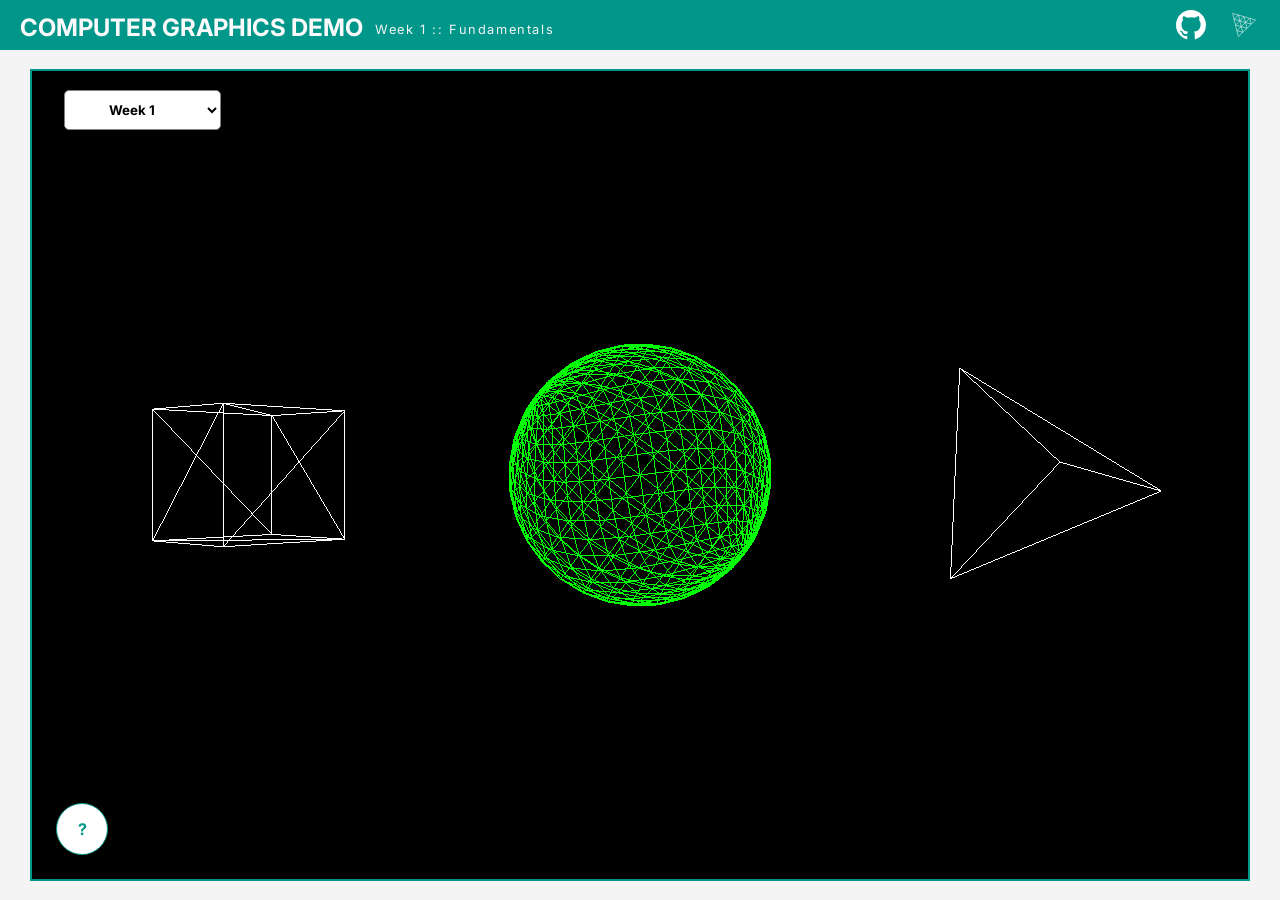
<file: index.html>
<!DOCTYPE html>
<html lang="en">
<head>
    <meta charset="UTF-8">
    <meta name="viewport" content="width=device-width, initial-scale=1.0">
    <title>Redirect</title>
</head>
<body>
    
</body>
</html>

<script>
    window.location.href = "demos/Week 1/index.html";
</script>
</file>
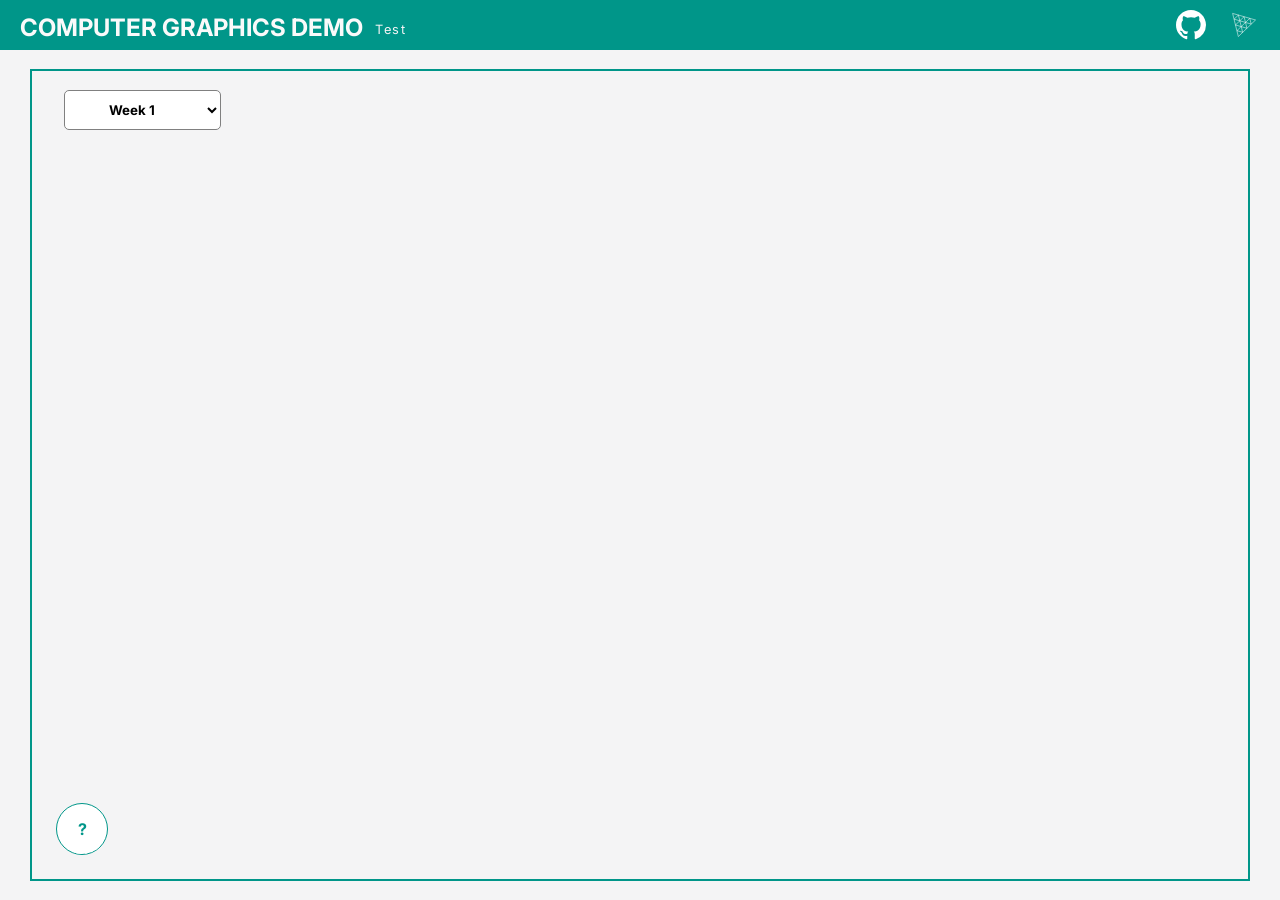
<file: demos/index.html>
<html>
<head>
    <title>Test</title>
    <link rel="stylesheet" href="/css/style.css"/>
</head>

<body>
    <header>
        <div>
            <h2>COMPUTER GRAPHICS DEMO</h2>
            <p>Test</p>
        </div>
        <nav>
            <a href="https:///github.com/DaveyD24/CGStudentDemos" target="_blank"><svg xmlns="http://www.w3.org/2000/svg" width="30" height="30" fill="#fff" class="bi bi-github" viewBox="0 0 16 16"><path d="M8 0C3.58 0 0 3.58 0 8c0 3.54 2.29 6.53 5.47 7.59.4.07.55-.17.55-.38 0-.19-.01-.82-.01-1.49-2.01.37-2.53-.49-2.69-.94-.09-.23-.48-.94-.82-1.13-.28-.15-.68-.52-.01-.53.63-.01 1.08.58 1.23.82.72 1.21 1.87.87 2.33.66.07-.52.28-.87.51-1.07-1.78-.2-3.64-.89-3.64-3.95 0-.87.31-1.59.82-2.15-.08-.2-.36-1.02.08-2.12 0 0 .67-.21 2.2.82.64-.18 1.32-.27 2-.27s1.36.09 2 .27c1.53-1.04 2.2-.82 2.2-.82.44 1.1.16 1.92.08 2.12.51.56.82 1.27.82 2.15 0 3.07-1.87 3.75-3.65 3.95.29.25.54.73.54 1.48 0 1.07-.01 1.93-.01 2.2 0 .21.15.46.55.38A8.01 8.01 0 0 0 16 8c0-4.42-3.58-8-8-8"/></svg></a>
            <a href="https://threejs.org/docs/" target="_blank"><svg xmlns="http://www.w3.org/2000/svg" fill="none" stroke-linecap="square" stroke-miterlimit="10" width="30" height="30" viewBox="0 0 226.77 226.77"><g fill-rule="evenodd" stroke="#fff" stroke-linecap="butt" stroke-linejoin="round" stroke-width="4">
                    <path d="m63.02 200.61-43.213-174.94 173.23 49.874z"/>
                    <path d="m106.39 50.612 21.591 87.496-86.567-24.945z"/>
                    <path d="m84.91 125.03-10.724-43.465 43.008 12.346z"/>
                    <path d="m63.458 38.153 10.724 43.465-43.008-12.346z"/>
                    <path d="m149.47 62.93 10.724 43.465-43.008-12.346z"/>
                    <path d="m84.915 125.06 10.724 43.465-43.008-12.346z"/></g></svg></a>
        </nav>
    </header>
    <main>
        <div class="render-view">
            <p id="question-mark">Original Demonstration</p>
        </div>
    </main>

    <select id=demos onchange="location = this.value;">
        <option value="/demos/Week 1/index.html">Week 1</option>
        <option value="/demos/Week 2/index.html">Week 2</option>
        <option value="/demos/Week 3/index.html">Week 3</option>
        <option value="/demos/Week 4/index.html">Week 4</option>
        <option value="/demos/Week 5/index.html">Week 5</option>
        <option value="/demos/Week 6/index.html">Week 6</option>
        <option value="/demos/Week 7/index.html">Week 7</option>
        <option value="/demos/Week 8/index.html">Week 8</option>
        <option value="/demos/Week 9/index.html">Week 9</option>
        <option value="/demos/Week 10/index.html">Week 10</option>
        <option value="/demos/Week 11/index.html">Week 11</option>
    </select>

    <!-- Magic happens here -->
    <!-- <script type="module" src="main.js"></script> -->
</body>
</html>
</file>
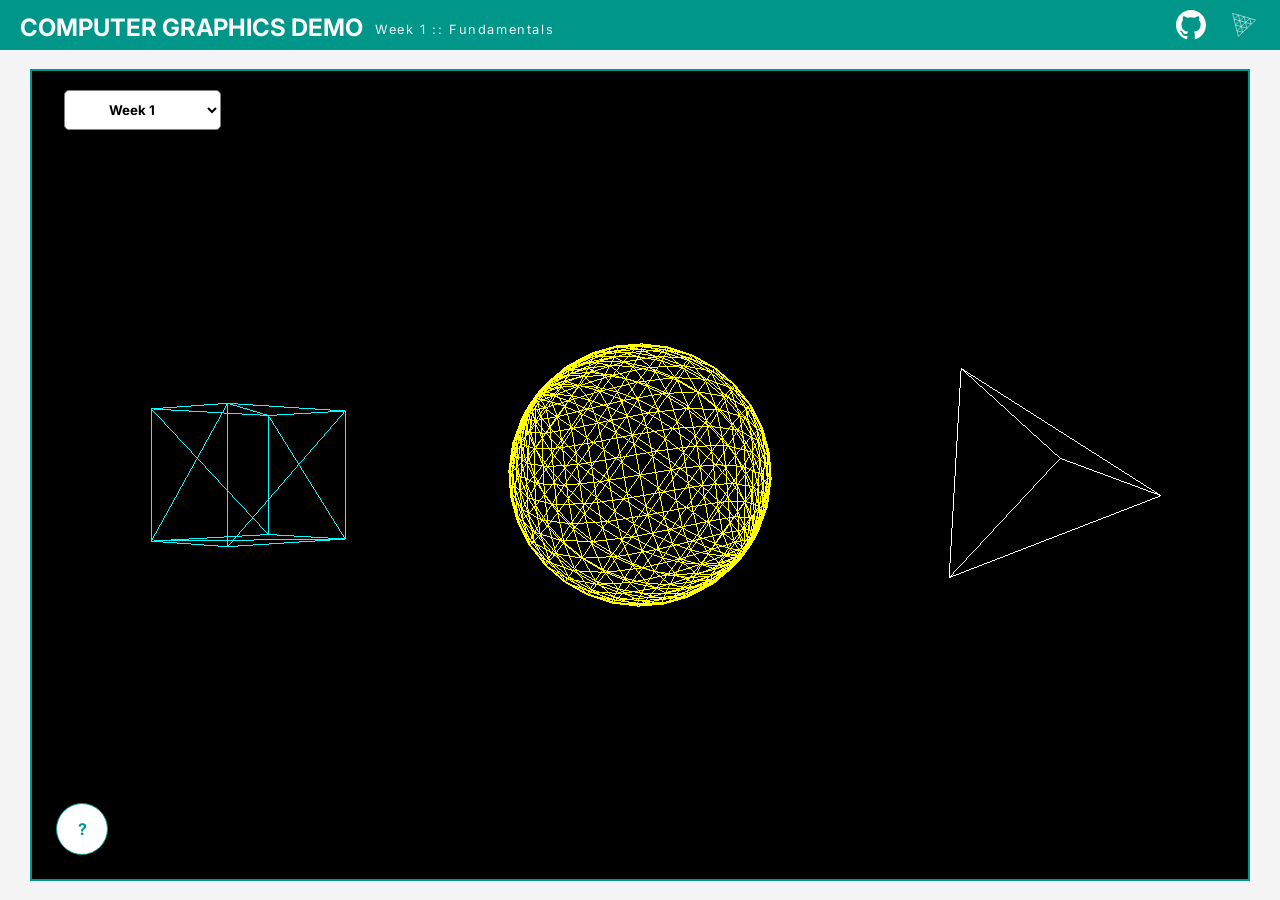
<file: demos/Week 1/index.html>
<html>
<head>
    <title>Week 1 :: Fundamentals</title>
    <link rel="stylesheet" href="../../css/style.css"/>
</head>

<body>
    <header>
        <div>
            <h2>COMPUTER GRAPHICS DEMO</h2>
            <p>Week 1 :: Fundamentals</p>
        </div>
        <nav>
            <a href="https:///github.com/DaveyD24/CGStudentDemos" target="_blank"><svg xmlns="http://www.w3.org/2000/svg" width="30" height="30" fill="#fff" class="bi bi-github" viewBox="0 0 16 16">
                <path d="M8 0C3.58 0 0 3.58 0 8c0 3.54 2.29 6.53 5.47 7.59.4.07.55-.17.55-.38 0-.19-.01-.82-.01-1.49-2.01.37-2.53-.49-2.69-.94-.09-.23-.48-.94-.82-1.13-.28-.15-.68-.52-.01-.53.63-.01 1.08.58 1.23.82.72 1.21 1.87.87 2.33.66.07-.52.28-.87.51-1.07-1.78-.2-3.64-.89-3.64-3.95 0-.87.31-1.59.82-2.15-.08-.2-.36-1.02.08-2.12 0 0 .67-.21 2.2.82.64-.18 1.32-.27 2-.27s1.36.09 2 .27c1.53-1.04 2.2-.82 2.2-.82.44 1.1.16 1.92.08 2.12.51.56.82 1.27.82 2.15 0 3.07-1.87 3.75-3.65 3.95.29.25.54.73.54 1.48 0 1.07-.01 1.93-.01 2.2 0 .21.15.46.55.38A8.01 8.01 0 0 0 16 8c0-4.42-3.58-8-8-8"/>
            </svg>
            </a>
            <a href="https://threejs.org/docs/" target="_blank"><svg xmlns="http://www.w3.org/2000/svg" fill="none" stroke-linecap="square" stroke-miterlimit="10" width="30" height="30" viewBox="0 0 226.77 226.77">
                <g fill-rule="evenodd" stroke="#fff" stroke-linecap="butt" stroke-linejoin="round" stroke-width="4">
                    <path d="m63.02 200.61-43.213-174.94 173.23 49.874z"/>
                    <path d="m106.39 50.612 21.591 87.496-86.567-24.945z"/>
                    <path d="m84.91 125.03-10.724-43.465 43.008 12.346z"/>
                    <path d="m63.458 38.153 10.724 43.465-43.008-12.346z"/>
                    <path d="m149.47 62.93 10.724 43.465-43.008-12.346z"/>
                    <path d="m84.915 125.06 10.724 43.465-43.008-12.346z"/>
                </g>
            </svg>
            </a>
        </nav>
    </header>
    <main>
        <div class="render-view">
            <p id="question-mark">Adapted from Nico Pietroni</p>
        </div>
    </main>

    <select id=demos onchange="location = this.value;">
        <option selected value="../demos/Week 1/index.html">Week 1</option>
        <option value="../Week 3/index.html">Week 3</option>
        <option value="../Week 4/index.html">Week 4</option>
        <option value="../Week 5/index.html">Week 5</option>
        <option value="../Week 6/index.html">Week 6</option>
        <option value="../Week 7/index.html">Week 7</option>
        <option value="../Week 8/index.html">Week 8</option>
        <option value="../Week 9/index.html">Week 9</option>
        <option value="../Week 10/index.html">Week 10</option>
        <option value="../Week 11/index.html">Week 11</option>
    </select>

    <!-- Magic happens here -->
    <script type="module" src="./main.js"></script>
</body>
</html>
</file>
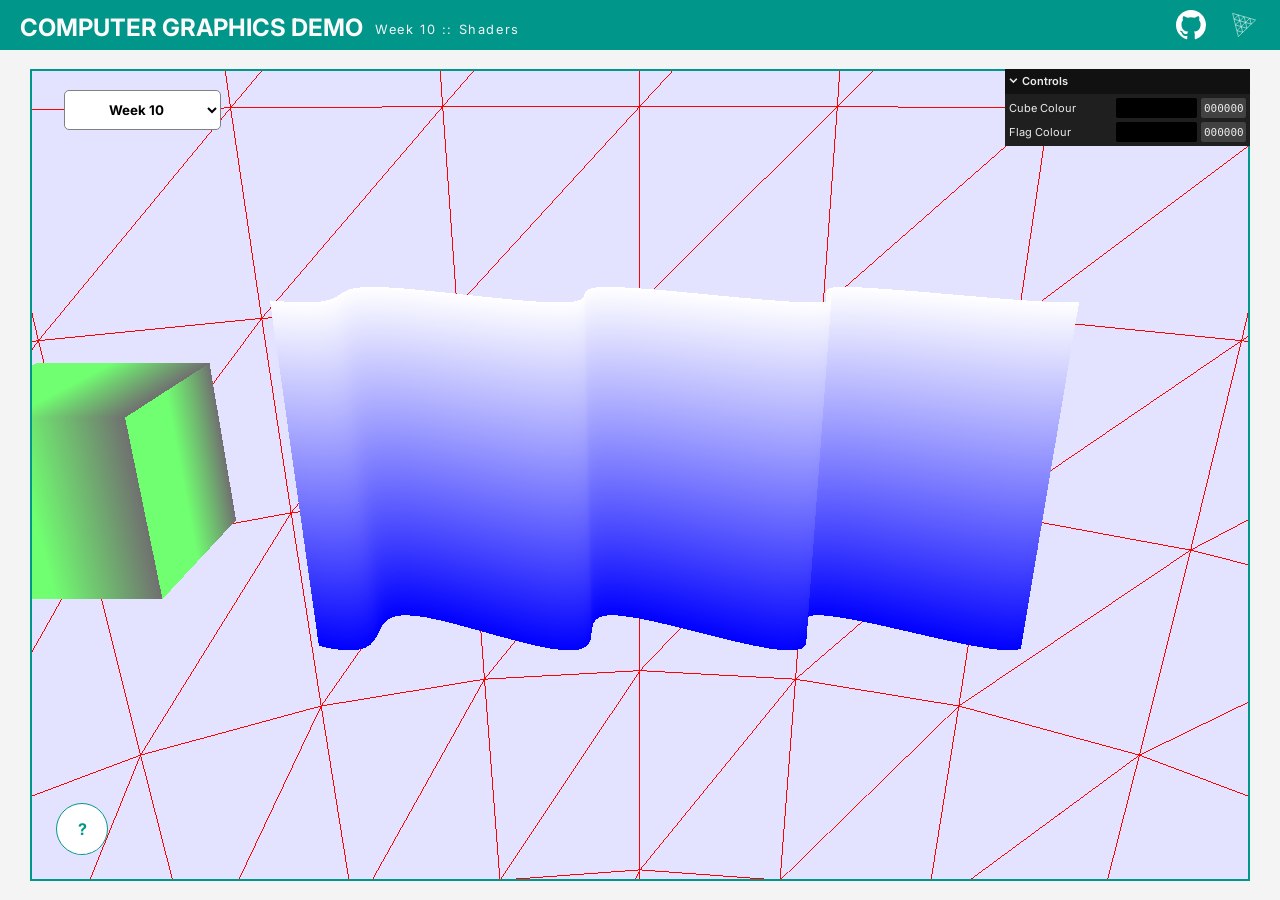
<file: demos/Week 10/index.html>
<html>
<head>
    <title>Week 10 :: Shaders</title>
    <link rel="stylesheet" href="../../css/style.css"/>
</head>

<body>
    <header>
        <div>
            <h2>COMPUTER GRAPHICS DEMO</h2>
            <p>Week 10 :: Shaders</p>
        </div>
        <nav>
            <a href="https:///github.com/DaveyD24/CGStudentDemos" target="_blank"><svg xmlns="http://www.w3.org/2000/svg" width="30" height="30" fill="#fff" class="bi bi-github" viewBox="0 0 16 16"><path d="M8 0C3.58 0 0 3.58 0 8c0 3.54 2.29 6.53 5.47 7.59.4.07.55-.17.55-.38 0-.19-.01-.82-.01-1.49-2.01.37-2.53-.49-2.69-.94-.09-.23-.48-.94-.82-1.13-.28-.15-.68-.52-.01-.53.63-.01 1.08.58 1.23.82.72 1.21 1.87.87 2.33.66.07-.52.28-.87.51-1.07-1.78-.2-3.64-.89-3.64-3.95 0-.87.31-1.59.82-2.15-.08-.2-.36-1.02.08-2.12 0 0 .67-.21 2.2.82.64-.18 1.32-.27 2-.27s1.36.09 2 .27c1.53-1.04 2.2-.82 2.2-.82.44 1.1.16 1.92.08 2.12.51.56.82 1.27.82 2.15 0 3.07-1.87 3.75-3.65 3.95.29.25.54.73.54 1.48 0 1.07-.01 1.93-.01 2.2 0 .21.15.46.55.38A8.01 8.01 0 0 0 16 8c0-4.42-3.58-8-8-8"/></svg></a>
            <a href="https://threejs.org/docs/" target="_blank"><svg xmlns="http://www.w3.org/2000/svg" fill="none" stroke-linecap="square" stroke-miterlimit="10" width="30" height="30" viewBox="0 0 226.77 226.77"><g fill-rule="evenodd" stroke="#fff" stroke-linecap="butt" stroke-linejoin="round" stroke-width="4">
                    <path d="m63.02 200.61-43.213-174.94 173.23 49.874z"/>
                    <path d="m106.39 50.612 21.591 87.496-86.567-24.945z"/>
                    <path d="m84.91 125.03-10.724-43.465 43.008 12.346z"/>
                    <path d="m63.458 38.153 10.724 43.465-43.008-12.346z"/>
                    <path d="m149.47 62.93 10.724 43.465-43.008-12.346z"/>
                    <path d="m84.915 125.06 10.724 43.465-43.008-12.346z"/></g></svg></a>
        </nav>
    </header>
    <main>
        <div class="render-view">
            <p id="question-mark">Original Demonstration</p>
        </div>
    </main>

    <select id=demos onchange="location = this.value;">
        <option value="../Week 1/index.html">Week 1</option>
        <option value="../Week 3/index.html">Week 3</option>
        <option value="../Week 4/index.html">Week 4</option>
        <option value="../Week 5/index.html">Week 5</option>
        <option value="../Week 6/index.html">Week 6</option>
        <option value="../Week 7/index.html">Week 7</option>
        <option value="../Week 8/index.html">Week 8</option>
        <option value="../Week 9/index.html">Week 9</option>
        <option selected value="../Week 10/index.html">Week 10</option>
        <option value="../Week 11/index.html">Week 11</option>
    </select>

    <!-- Magic happens here -->
    <script type="module" src="./main.js"></script>
</body>
</html>
</file>
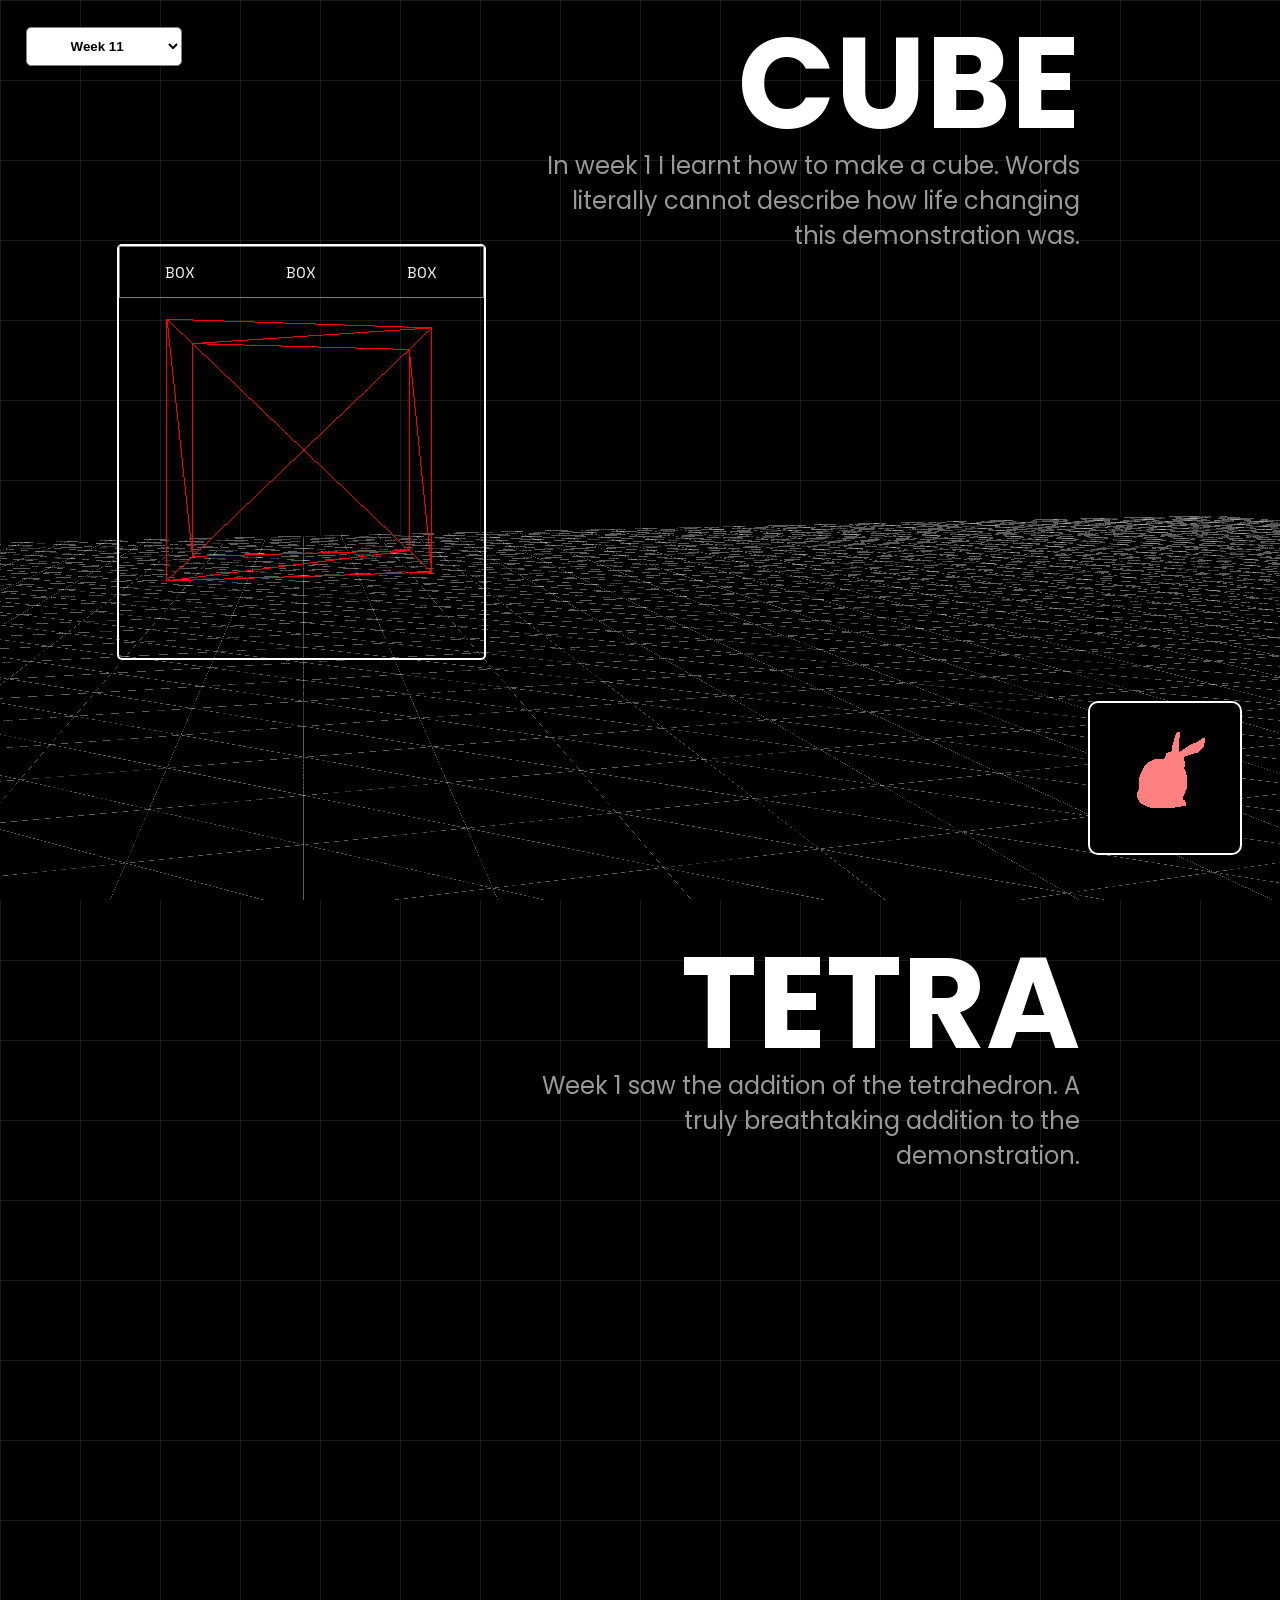
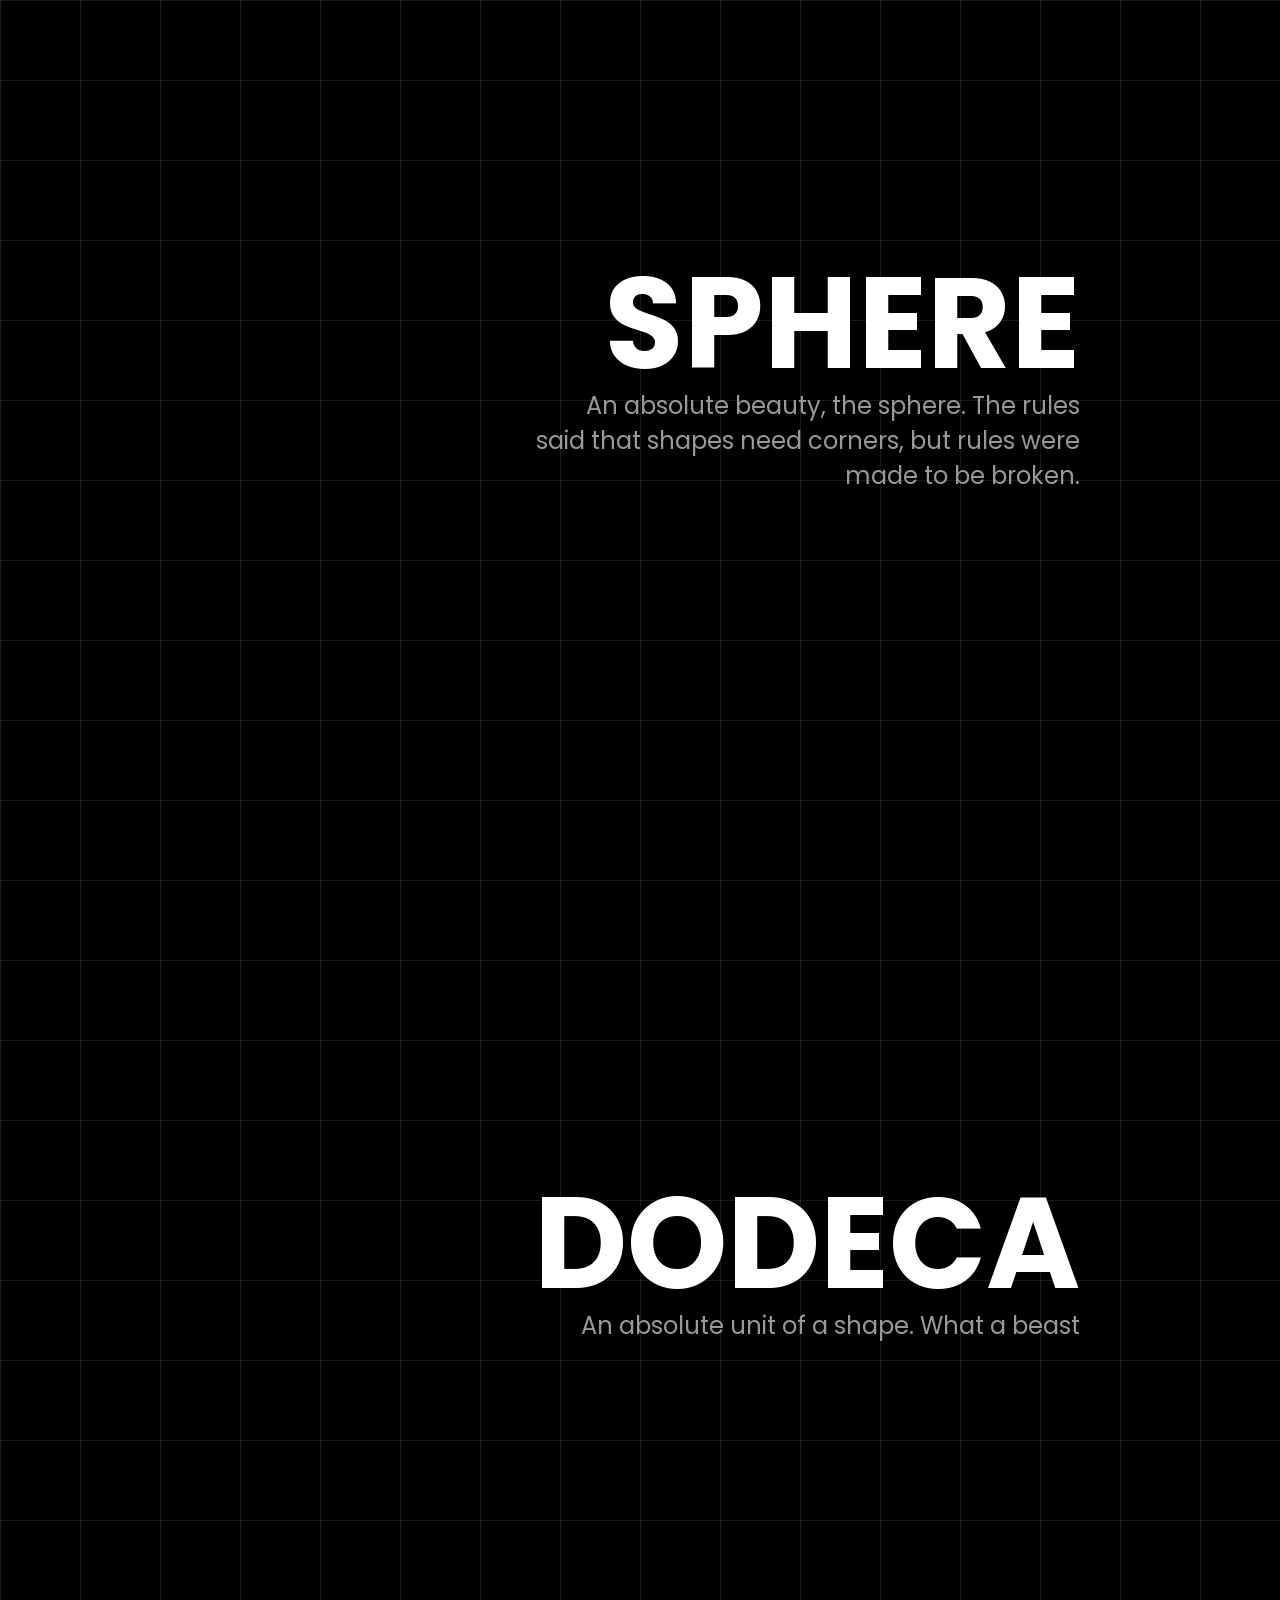
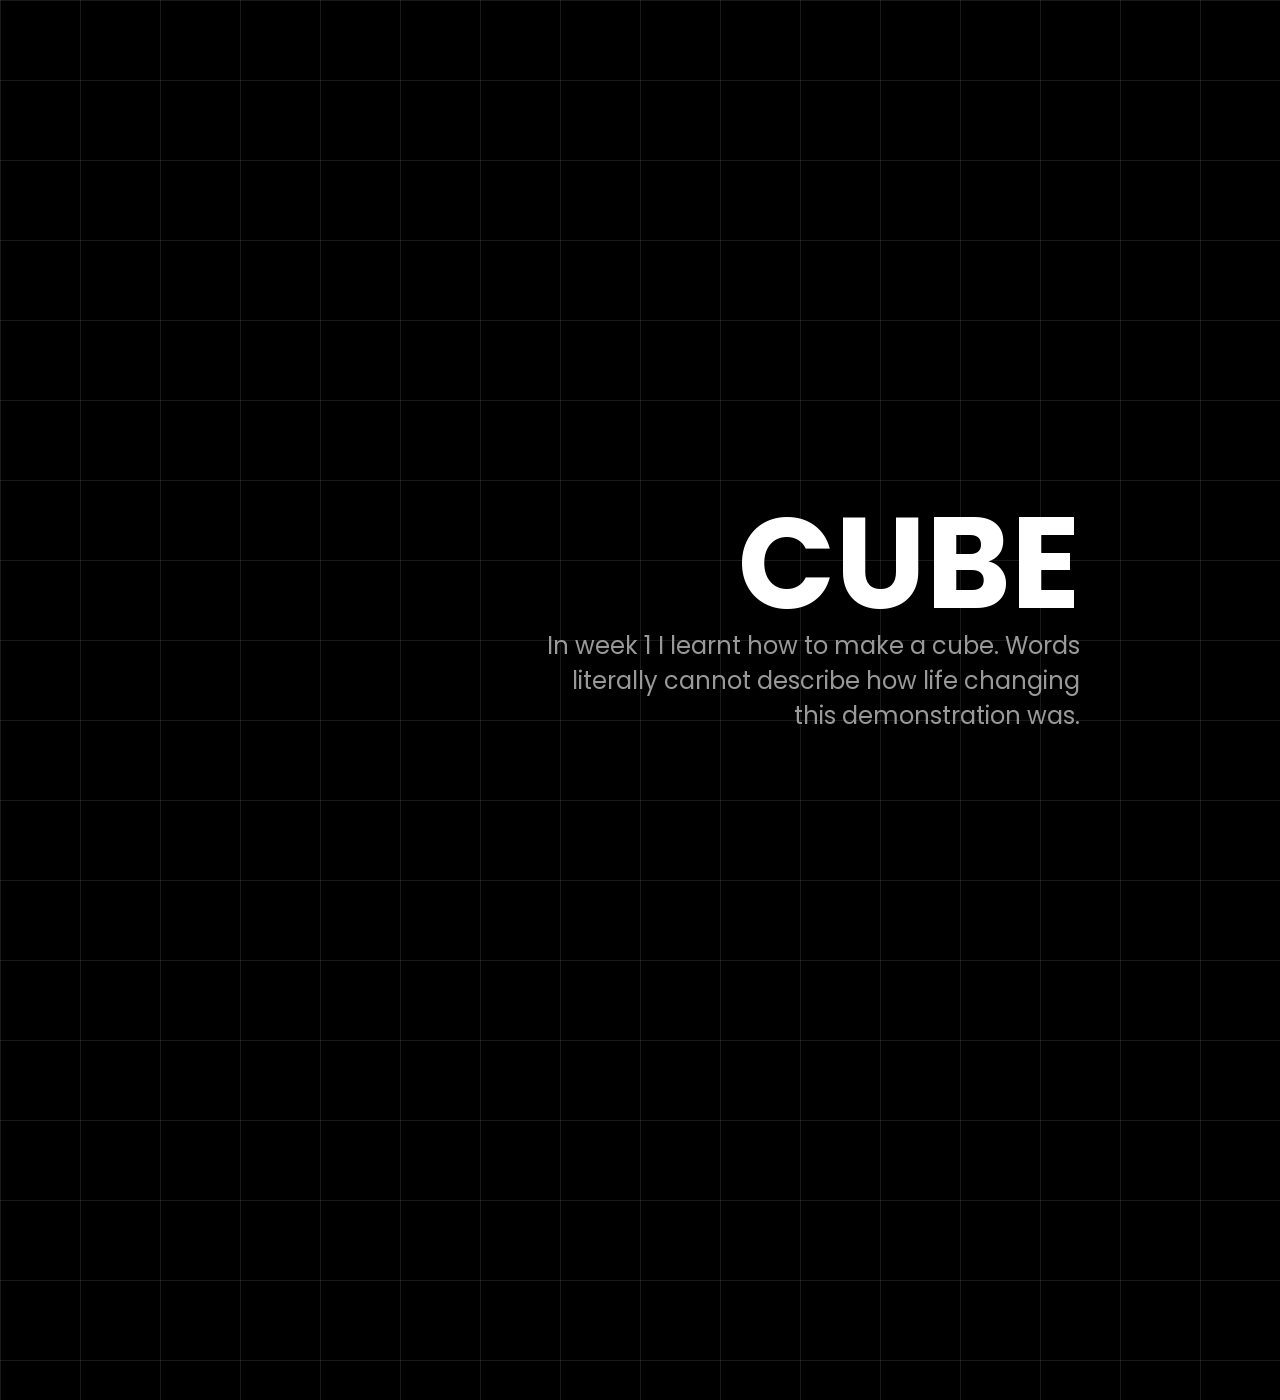
<file: demos/Week 11/index.html>
<!DOCTYPE html>
<html lang="en">
<head>
    <meta charset="UTF-8">
    <meta name="viewport" content="width=device-width, initial-scale=1.0">
    <title>ThreeJS-CSS-Demo</title>
    <link rel="stylesheet" href="../../css/bonus.css"/>
    <link rel="stylesheet" href="../../css/background.css"/>
</head>
<body class="container">
    
    <div class="box">
        <div class="header">
            <p></p>
            <p></p>
            <p></p>
        </div>
    </div>

    <div class="overlay">
        <ul>
            <li>
                <h1>CUBE</h1>
                <p>In week 1 I learnt how to make a cube. Words literally cannot describe how life changing this demonstration was.</p>
            </li>
            <li>
                <h1>TETRA</h1>
                <p>Week 1 saw the addition of the tetrahedron. A truly breathtaking addition to the demonstration.</p>
            </li>
            <li>
                <h1>SPHERE</h1>
                <p>An absolute beauty, the sphere. The rules said that shapes need corners, but rules were made to be broken.</p>
            </li>
            <li>
                <h1>DODECA</h1>
                <p>An absolute unit of a shape. What a beast</p>
            </li>
            <li>
                <h1>CUBE</h1>
                <p>In week 1 I learnt how to make a cube. Words literally cannot describe how life changing this demonstration was. </p>
            </li>
        </ul>
    </div>

    <div class="logo"></div>

<select id=demos onchange="location = this.value;">
        <option value="../Week 1/index.html">Week 1</option>
        <option value="../Week 3/index.html">Week 3</option>
        <option value="../Week 4/index.html">Week 4</option>
        <option value="../Week 5/index.html">Week 5</option>
        <option value="../Week 6/index.html">Week 6</option>
        <option value="../Week 7/index.html">Week 7</option>
        <option value="../Week 8/index.html">Week 8</option>
        <option value="../Week 9/index.html">Week 9</option>
        <option value="../Week 10/index.html">Week 10</option>
        <option selected value="../Week 11/index.html">Week 11</option>
    </select>

</body>
</html>

<script type="module" src="./main.js"></script>
</file>
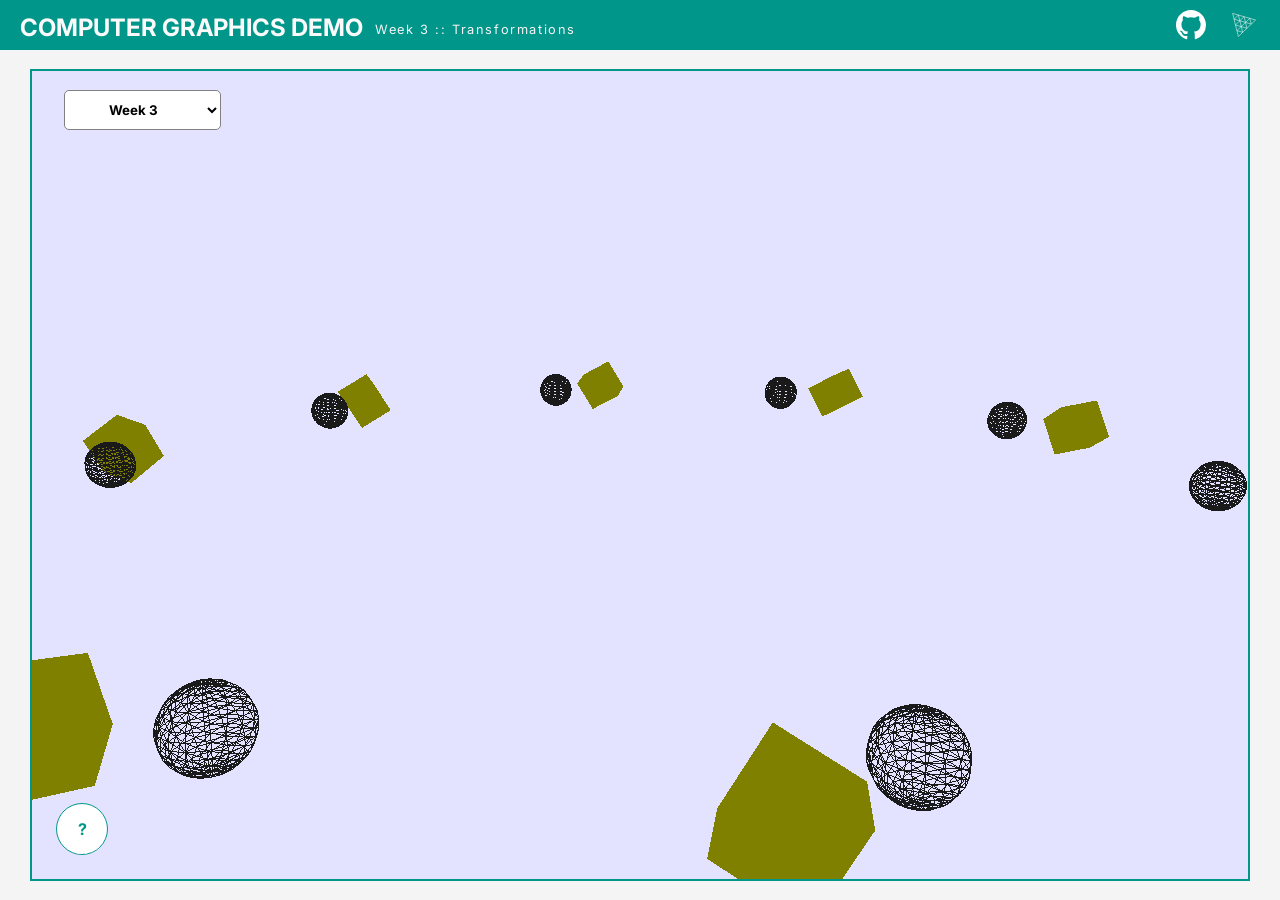
<file: demos/Week 3/index.html>
<html>
<head>
    <title>Week 3 :: Transformations</title>
    <link rel="stylesheet" href="../../css/style.css"/>
</head>

<body>
    <header>
        <div>
            <h2>COMPUTER GRAPHICS DEMO</h2>
            <p>Week 3 :: Transformations</p>
        </div>
        <nav>
            <a href="https:///github.com/DaveyD24/CGStudentDemos" target="_blank"><svg xmlns="http://www.w3.org/2000/svg" width="30" height="30" fill="#fff" class="bi bi-github" viewBox="0 0 16 16"><path d="M8 0C3.58 0 0 3.58 0 8c0 3.54 2.29 6.53 5.47 7.59.4.07.55-.17.55-.38 0-.19-.01-.82-.01-1.49-2.01.37-2.53-.49-2.69-.94-.09-.23-.48-.94-.82-1.13-.28-.15-.68-.52-.01-.53.63-.01 1.08.58 1.23.82.72 1.21 1.87.87 2.33.66.07-.52.28-.87.51-1.07-1.78-.2-3.64-.89-3.64-3.95 0-.87.31-1.59.82-2.15-.08-.2-.36-1.02.08-2.12 0 0 .67-.21 2.2.82.64-.18 1.32-.27 2-.27s1.36.09 2 .27c1.53-1.04 2.2-.82 2.2-.82.44 1.1.16 1.92.08 2.12.51.56.82 1.27.82 2.15 0 3.07-1.87 3.75-3.65 3.95.29.25.54.73.54 1.48 0 1.07-.01 1.93-.01 2.2 0 .21.15.46.55.38A8.01 8.01 0 0 0 16 8c0-4.42-3.58-8-8-8"/></svg></a>
            <a href="https://threejs.org/docs/" target="_blank"><svg xmlns="http://www.w3.org/2000/svg" fill="none" stroke-linecap="square" stroke-miterlimit="10" width="30" height="30" viewBox="0 0 226.77 226.77"><g fill-rule="evenodd" stroke="#fff" stroke-linecap="butt" stroke-linejoin="round" stroke-width="4">
                    <path d="m63.02 200.61-43.213-174.94 173.23 49.874z"/>
                    <path d="m106.39 50.612 21.591 87.496-86.567-24.945z"/>
                    <path d="m84.91 125.03-10.724-43.465 43.008 12.346z"/>
                    <path d="m63.458 38.153 10.724 43.465-43.008-12.346z"/>
                    <path d="m149.47 62.93 10.724 43.465-43.008-12.346z"/>
                    <path d="m84.915 125.06 10.724 43.465-43.008-12.346z"/></g></svg></a>
        </nav>
    </header>
    <main>
        <div class="render-view">
            <p id="question-mark">Original Demonstration</p>
        </div>
    </main>

    <select id=demos onchange="location = this.value;">
        <option value="../Week 1/index.html">Week 1</option>
        <option selected value="../Week 3/index.html">Week 3</option>
        <option value="../Week 4/index.html">Week 4</option>
        <option value="../Week 5/index.html">Week 5</option>
        <option value="../Week 6/index.html">Week 6</option>
        <option value="../Week 7/index.html">Week 7</option>
        <option value="../Week 8/index.html">Week 8</option>
        <option value="../Week 9/index.html">Week 9</option>
        <option value="../Week 10/index.html">Week 10</option>
        <option value="../Week 11/index.html">Week 11</option>
    </select>

    <!-- Magic happens here -->
    <script type="module" src="./main.js"></script>
</body>
</html>
</file>
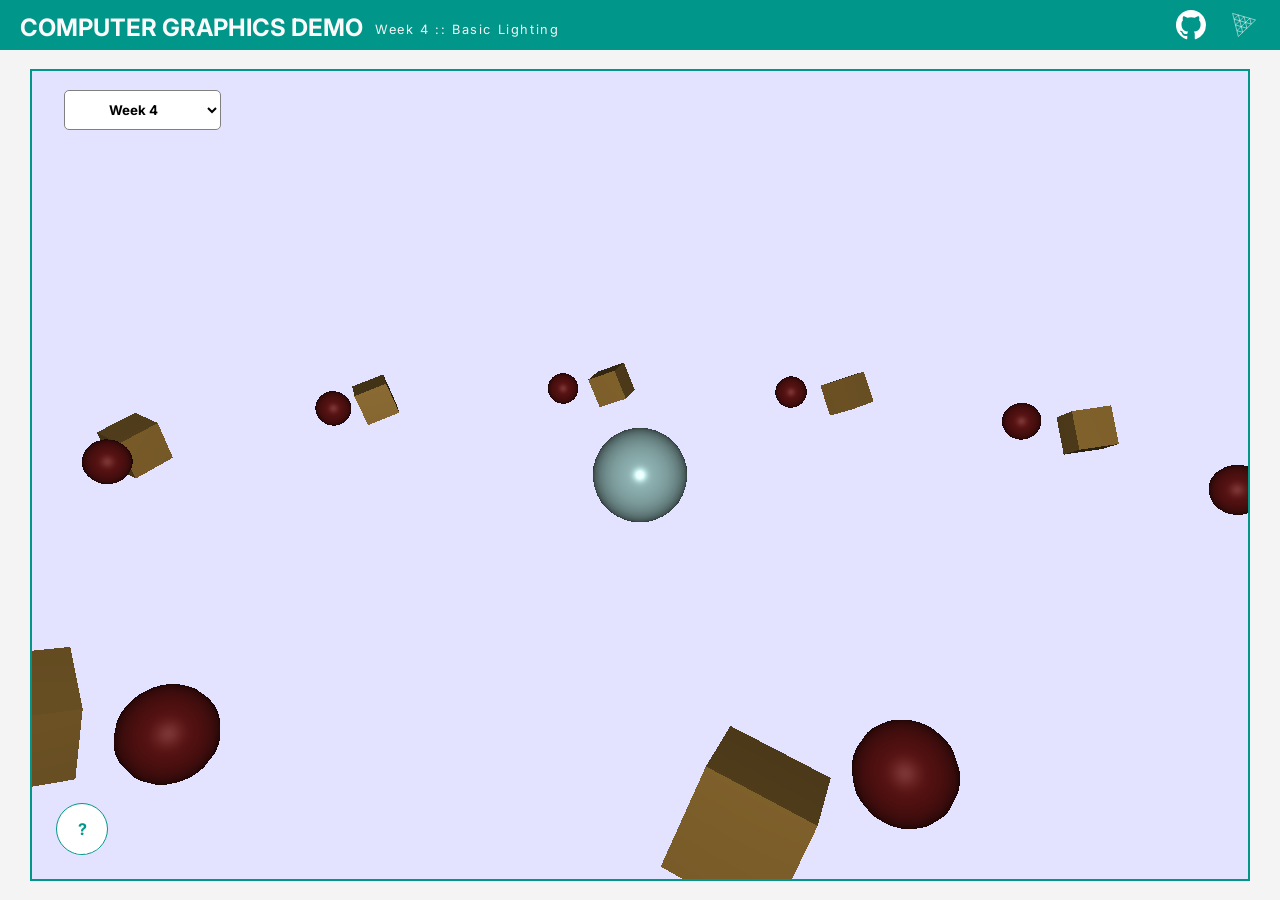
<file: demos/Week 4/index.html>
<html>
<head>
    <title>Week 4 :: Basic Lighting</title>
    <link rel="stylesheet" href="../../css/style.css"/>
</head>

<body>
    <header>
        <div>
            <h2>COMPUTER GRAPHICS DEMO</h2>
            <p>Week 4 :: Basic Lighting</p>
        </div>
        <nav>
            <a href="https:///github.com/DaveyD24/CGStudentDemos" target="_blank"><svg xmlns="http://www.w3.org/2000/svg" width="30" height="30" fill="#fff" class="bi bi-github" viewBox="0 0 16 16"><path d="M8 0C3.58 0 0 3.58 0 8c0 3.54 2.29 6.53 5.47 7.59.4.07.55-.17.55-.38 0-.19-.01-.82-.01-1.49-2.01.37-2.53-.49-2.69-.94-.09-.23-.48-.94-.82-1.13-.28-.15-.68-.52-.01-.53.63-.01 1.08.58 1.23.82.72 1.21 1.87.87 2.33.66.07-.52.28-.87.51-1.07-1.78-.2-3.64-.89-3.64-3.95 0-.87.31-1.59.82-2.15-.08-.2-.36-1.02.08-2.12 0 0 .67-.21 2.2.82.64-.18 1.32-.27 2-.27s1.36.09 2 .27c1.53-1.04 2.2-.82 2.2-.82.44 1.1.16 1.92.08 2.12.51.56.82 1.27.82 2.15 0 3.07-1.87 3.75-3.65 3.95.29.25.54.73.54 1.48 0 1.07-.01 1.93-.01 2.2 0 .21.15.46.55.38A8.01 8.01 0 0 0 16 8c0-4.42-3.58-8-8-8"/></svg></a>
            <a href="https://threejs.org/docs/" target="_blank"><svg xmlns="http://www.w3.org/2000/svg" fill="none" stroke-linecap="square" stroke-miterlimit="10" width="30" height="30" viewBox="0 0 226.77 226.77"><g fill-rule="evenodd" stroke="#fff" stroke-linecap="butt" stroke-linejoin="round" stroke-width="4">
                    <path d="m63.02 200.61-43.213-174.94 173.23 49.874z"/>
                    <path d="m106.39 50.612 21.591 87.496-86.567-24.945z"/>
                    <path d="m84.91 125.03-10.724-43.465 43.008 12.346z"/>
                    <path d="m63.458 38.153 10.724 43.465-43.008-12.346z"/>
                    <path d="m149.47 62.93 10.724 43.465-43.008-12.346z"/>
                    <path d="m84.915 125.06 10.724 43.465-43.008-12.346z"/></g></svg></a>
        </nav>
    </header>
    <main>
        <div class="render-view">
            <p id="question-mark">Original Demonstration</p>
        </div>
    </main>

    <select id=demos onchange="location = this.value;">
        <option value="../Week 1/index.html">Week 1</option>
        <option value="../Week 3/index.html">Week 3</option>
        <option selected value="../Week 4/index.html">Week 4</option>
        <option value="../Week 5/index.html">Week 5</option>
        <option value="../Week 6/index.html">Week 6</option>
        <option value="../Week 7/index.html">Week 7</option>
        <option value="../Week 8/index.html">Week 8</option>
        <option value="../Week 9/index.html">Week 9</option>
        <option value="../Week 10/index.html">Week 10</option>
        <option value="../Week 11/index.html">Week 11</option>
    </select>

    <!-- Magic happens here -->
    <script type="module" src="./main.js"></script>
</body>
</html>
</file>
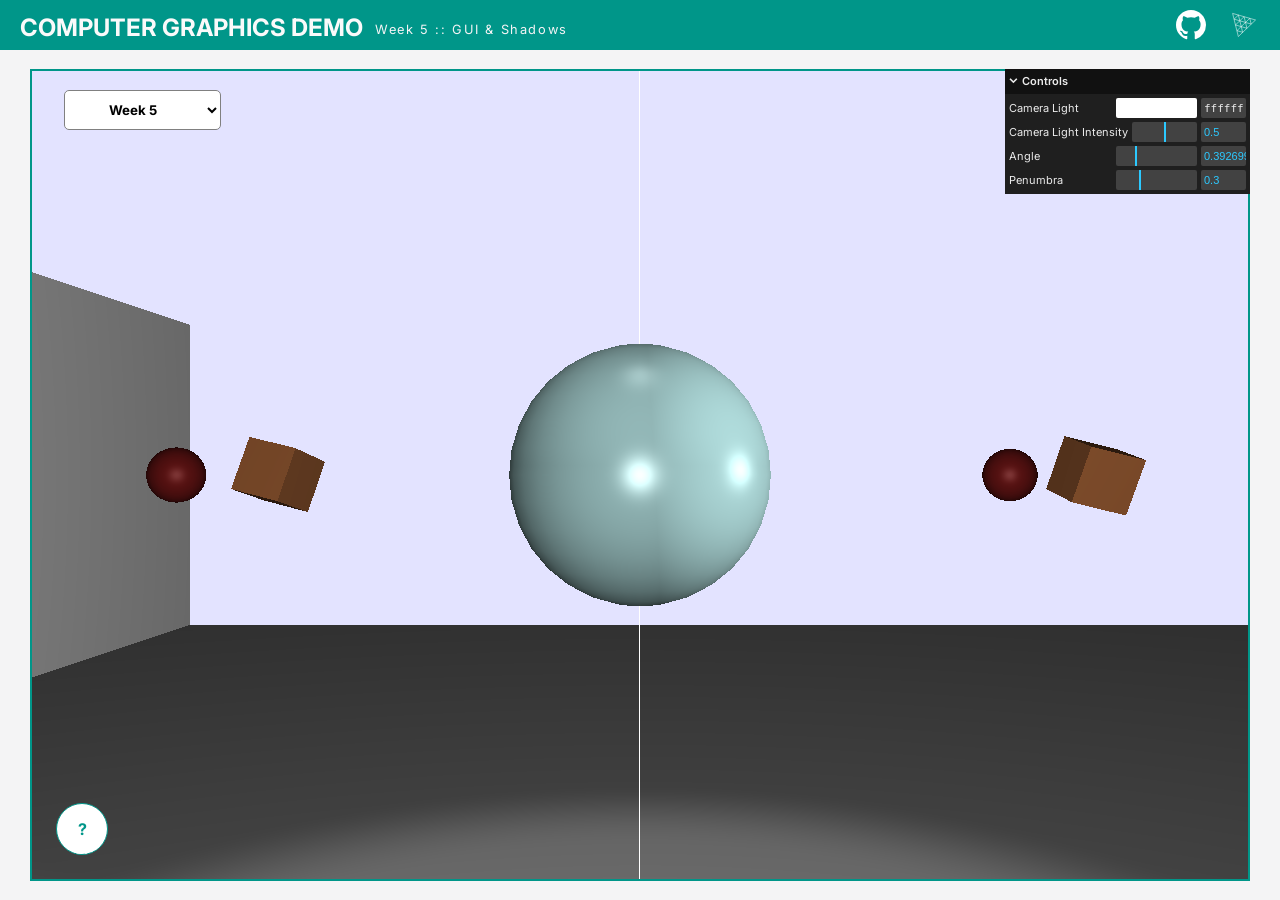
<file: demos/Week 5/index.html>
<html>
<head>
    <title>Week 5 :: GUI & Shadows</title>
    <link rel="stylesheet" href="../../css/style.css"/>
</head>

<body>
    <header>
        <div>
            <h2>COMPUTER GRAPHICS DEMO</h2>
            <p>Week 5 :: GUI & Shadows</p>
        </div>
        <nav>
            <a href="https:///github.com/DaveyD24/CGStudentDemos" target="_blank"><svg xmlns="http://www.w3.org/2000/svg" width="30" height="30" fill="#fff" class="bi bi-github" viewBox="0 0 16 16"><path d="M8 0C3.58 0 0 3.58 0 8c0 3.54 2.29 6.53 5.47 7.59.4.07.55-.17.55-.38 0-.19-.01-.82-.01-1.49-2.01.37-2.53-.49-2.69-.94-.09-.23-.48-.94-.82-1.13-.28-.15-.68-.52-.01-.53.63-.01 1.08.58 1.23.82.72 1.21 1.87.87 2.33.66.07-.52.28-.87.51-1.07-1.78-.2-3.64-.89-3.64-3.95 0-.87.31-1.59.82-2.15-.08-.2-.36-1.02.08-2.12 0 0 .67-.21 2.2.82.64-.18 1.32-.27 2-.27s1.36.09 2 .27c1.53-1.04 2.2-.82 2.2-.82.44 1.1.16 1.92.08 2.12.51.56.82 1.27.82 2.15 0 3.07-1.87 3.75-3.65 3.95.29.25.54.73.54 1.48 0 1.07-.01 1.93-.01 2.2 0 .21.15.46.55.38A8.01 8.01 0 0 0 16 8c0-4.42-3.58-8-8-8"/></svg></a>
            <a href="https://threejs.org/docs/" target="_blank"><svg xmlns="http://www.w3.org/2000/svg" fill="none" stroke-linecap="square" stroke-miterlimit="10" width="30" height="30" viewBox="0 0 226.77 226.77"><g fill-rule="evenodd" stroke="#fff" stroke-linecap="butt" stroke-linejoin="round" stroke-width="4">
                    <path d="m63.02 200.61-43.213-174.94 173.23 49.874z"/>
                    <path d="m106.39 50.612 21.591 87.496-86.567-24.945z"/>
                    <path d="m84.91 125.03-10.724-43.465 43.008 12.346z"/>
                    <path d="m63.458 38.153 10.724 43.465-43.008-12.346z"/>
                    <path d="m149.47 62.93 10.724 43.465-43.008-12.346z"/>
                    <path d="m84.915 125.06 10.724 43.465-43.008-12.346z"/></g></svg></a>
        </nav>
    </header>
    <main>
        <div class="render-view">
            <p id="question-mark">Original Demonstration</p>
        </div>
    </main>

    <select id=demos onchange="location = this.value;">
        <option value="../Week 1/index.html">Week 1</option>
        <option value="../Week 3/index.html">Week 3</option>
        <option value="../Week 4/index.html">Week 4</option>
        <option selected value="../Week 5/index.html">Week 5</option>
        <option value="../Week 6/index.html">Week 6</option>
        <option value="../Week 7/index.html">Week 7</option>
        <option value="../Week 8/index.html">Week 8</option>
        <option value="../Week 9/index.html">Week 9</option>
        <option value="../Week 10/index.html">Week 10</option>
        <option value="../Week 11/index.html">Week 11</option>
    </select>

    <!-- Magic happens here -->
    <script type="module" src="./main.js"></script>
</body>
</html>
</file>
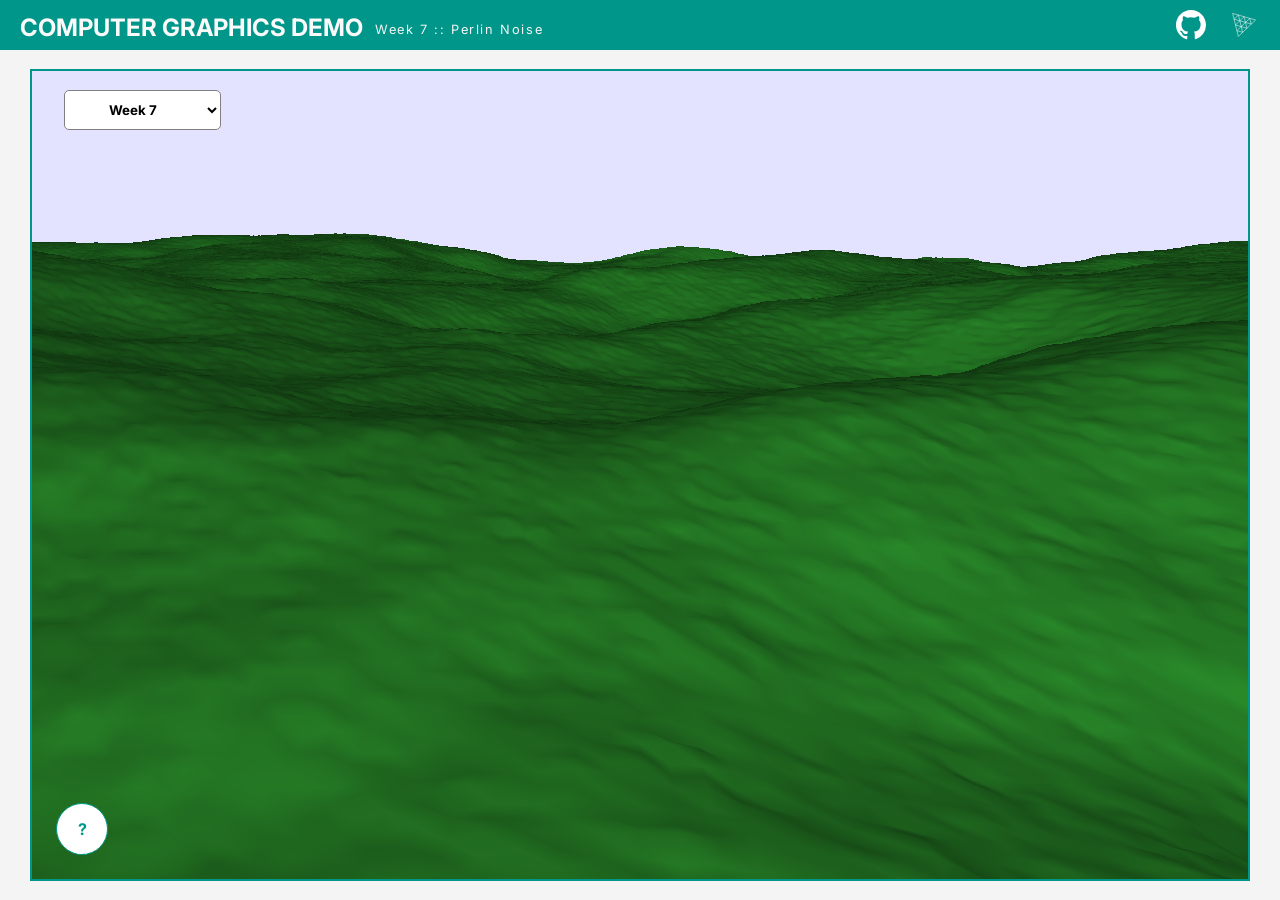
<file: demos/Week 7/index.html>
<html>
<head>
    <title>Week 7 :: Perlin Noise</title>
    <link rel="stylesheet" href="../../css/style.css"/>
</head>

<body>
    <header>
        <div>
            <h2>COMPUTER GRAPHICS DEMO</h2>
            <p>Week 7 :: Perlin Noise</p>
        </div>
        <nav>
            <a href="https:///github.com/DaveyD24/CGStudentDemos" target="_blank"><svg xmlns="http://www.w3.org/2000/svg" width="30" height="30" fill="#fff" class="bi bi-github" viewBox="0 0 16 16"><path d="M8 0C3.58 0 0 3.58 0 8c0 3.54 2.29 6.53 5.47 7.59.4.07.55-.17.55-.38 0-.19-.01-.82-.01-1.49-2.01.37-2.53-.49-2.69-.94-.09-.23-.48-.94-.82-1.13-.28-.15-.68-.52-.01-.53.63-.01 1.08.58 1.23.82.72 1.21 1.87.87 2.33.66.07-.52.28-.87.51-1.07-1.78-.2-3.64-.89-3.64-3.95 0-.87.31-1.59.82-2.15-.08-.2-.36-1.02.08-2.12 0 0 .67-.21 2.2.82.64-.18 1.32-.27 2-.27s1.36.09 2 .27c1.53-1.04 2.2-.82 2.2-.82.44 1.1.16 1.92.08 2.12.51.56.82 1.27.82 2.15 0 3.07-1.87 3.75-3.65 3.95.29.25.54.73.54 1.48 0 1.07-.01 1.93-.01 2.2 0 .21.15.46.55.38A8.01 8.01 0 0 0 16 8c0-4.42-3.58-8-8-8"/></svg></a>
            <a href="https://threejs.org/docs/" target="_blank"><svg xmlns="http://www.w3.org/2000/svg" fill="none" stroke-linecap="square" stroke-miterlimit="10" width="30" height="30" viewBox="0 0 226.77 226.77"><g fill-rule="evenodd" stroke="#fff" stroke-linecap="butt" stroke-linejoin="round" stroke-width="4">
                    <path d="m63.02 200.61-43.213-174.94 173.23 49.874z"/>
                    <path d="m106.39 50.612 21.591 87.496-86.567-24.945z"/>
                    <path d="m84.91 125.03-10.724-43.465 43.008 12.346z"/>
                    <path d="m63.458 38.153 10.724 43.465-43.008-12.346z"/>
                    <path d="m149.47 62.93 10.724 43.465-43.008-12.346z"/>
                    <path d="m84.915 125.06 10.724 43.465-43.008-12.346z"/></g></svg></a>
        </nav>
    </header>
    <main>
        <div class="render-view">
            <p id="question-mark">Original Demonstration</p>
        </div>
    </main>

    <select id=demos onchange="location = this.value;">
        <option value="../Week 1/index.html">Week 1</option>
        <option value="../Week 3/index.html">Week 3</option>
        <option value="../Week 4/index.html">Week 4</option>
        <option value="../Week 5/index.html">Week 5</option>
        <option value="../Week 6/index.html">Week 6</option>
        <option selected value="../Week 7/index.html">Week 7</option>
        <option value="../Week 8/index.html">Week 8</option>
        <option value="../Week 9/index.html">Week 9</option>
        <option value="../Week 10/index.html">Week 10</option>
        <option value="../Week 11/index.html">Week 11</option>
    </select>

    <!-- Magic happens here -->
    <script type="module" src="./main.js"></script>
</body>
</html>
</file>
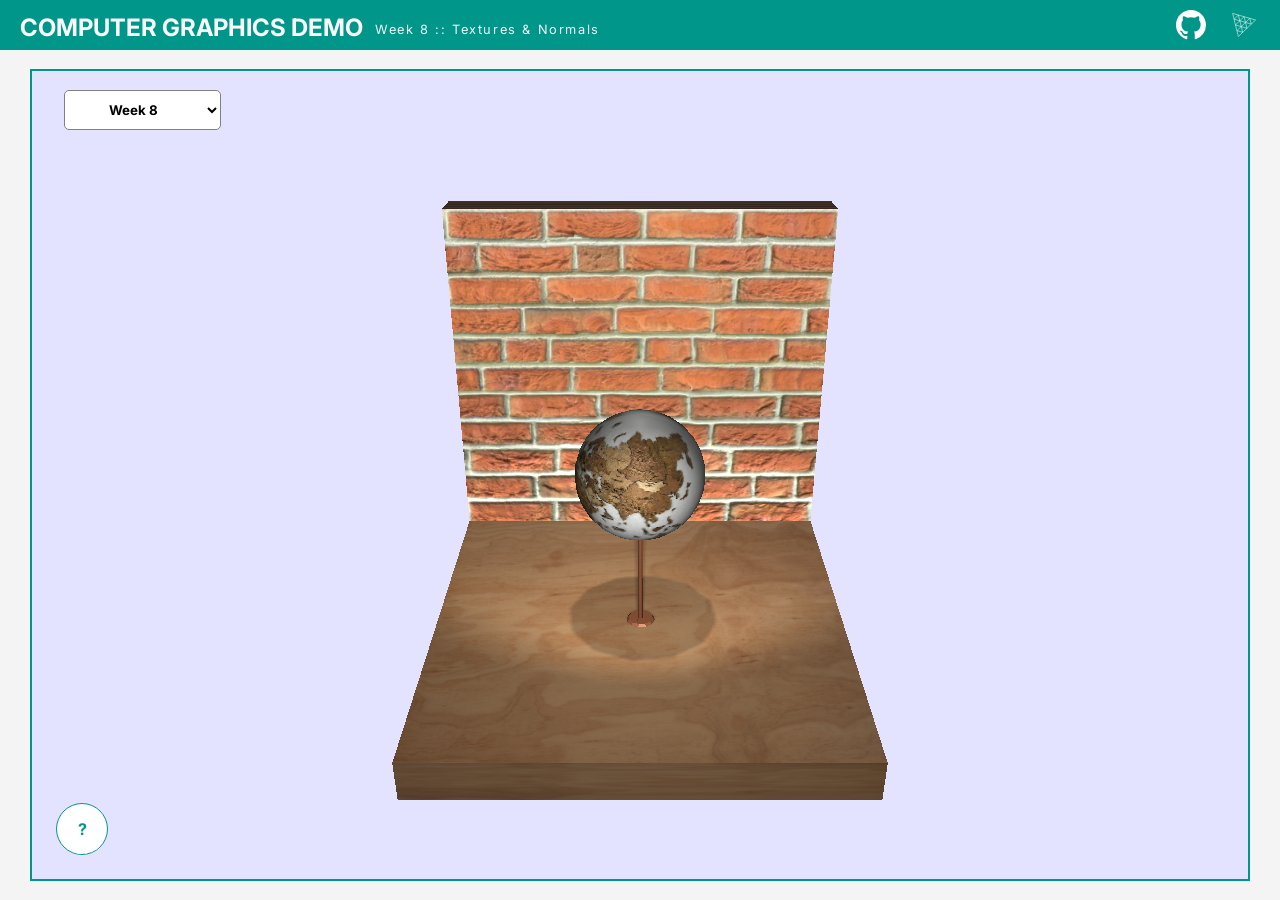
<file: demos/Week 8/index.html>
<html>
<head>
    <title>Week 8 :: Textures & Normals</title>
    <link rel="stylesheet" href="../../css/style.css"/>
</head>

<body>
    <header>
        <div>
            <h2>COMPUTER GRAPHICS DEMO</h2>
            <p>Week 8 :: Textures & Normals</p>
        </div>
        <nav>
            <a href="https:///github.com/DaveyD24/CGStudentDemos" target="_blank"><svg xmlns="http://www.w3.org/2000/svg" width="30" height="30" fill="#fff" class="bi bi-github" viewBox="0 0 16 16"><path d="M8 0C3.58 0 0 3.58 0 8c0 3.54 2.29 6.53 5.47 7.59.4.07.55-.17.55-.38 0-.19-.01-.82-.01-1.49-2.01.37-2.53-.49-2.69-.94-.09-.23-.48-.94-.82-1.13-.28-.15-.68-.52-.01-.53.63-.01 1.08.58 1.23.82.72 1.21 1.87.87 2.33.66.07-.52.28-.87.51-1.07-1.78-.2-3.64-.89-3.64-3.95 0-.87.31-1.59.82-2.15-.08-.2-.36-1.02.08-2.12 0 0 .67-.21 2.2.82.64-.18 1.32-.27 2-.27s1.36.09 2 .27c1.53-1.04 2.2-.82 2.2-.82.44 1.1.16 1.92.08 2.12.51.56.82 1.27.82 2.15 0 3.07-1.87 3.75-3.65 3.95.29.25.54.73.54 1.48 0 1.07-.01 1.93-.01 2.2 0 .21.15.46.55.38A8.01 8.01 0 0 0 16 8c0-4.42-3.58-8-8-8"/></svg></a>
            <a href="https://threejs.org/docs/" target="_blank"><svg xmlns="http://www.w3.org/2000/svg" fill="none" stroke-linecap="square" stroke-miterlimit="10" width="30" height="30" viewBox="0 0 226.77 226.77"><g fill-rule="evenodd" stroke="#fff" stroke-linecap="butt" stroke-linejoin="round" stroke-width="4">
                    <path d="m63.02 200.61-43.213-174.94 173.23 49.874z"/>
                    <path d="m106.39 50.612 21.591 87.496-86.567-24.945z"/>
                    <path d="m84.91 125.03-10.724-43.465 43.008 12.346z"/>
                    <path d="m63.458 38.153 10.724 43.465-43.008-12.346z"/>
                    <path d="m149.47 62.93 10.724 43.465-43.008-12.346z"/>
                    <path d="m84.915 125.06 10.724 43.465-43.008-12.346z"/></g></svg></a>
        </nav>
    </header>
    <main>
        <div class="render-view">
            <p id="question-mark">Original Demonstration</p>
        </div>
    </main>

    <select id=demos onchange="location = this.value;">
        <option value="../Week 1/index.html">Week 1</option>
        <option value="../Week 3/index.html">Week 3</option>
        <option value="../Week 4/index.html">Week 4</option>
        <option value="../Week 5/index.html">Week 5</option>
        <option value="../Week 6/index.html">Week 6</option>
        <option value="../Week 7/index.html">Week 7</option>
        <option selected value="../Week 8/index.html">Week 8</option>
        <option value="../Week 9/index.html">Week 9</option>
        <option value="../Week 10/index.html">Week 10</option>
        <option value="../Week 11/index.html">Week 11</option>
    </select>

    <!-- Magic happens here -->
    <script type="module" src="./main.js"></script>
</body>
</html>
</file>
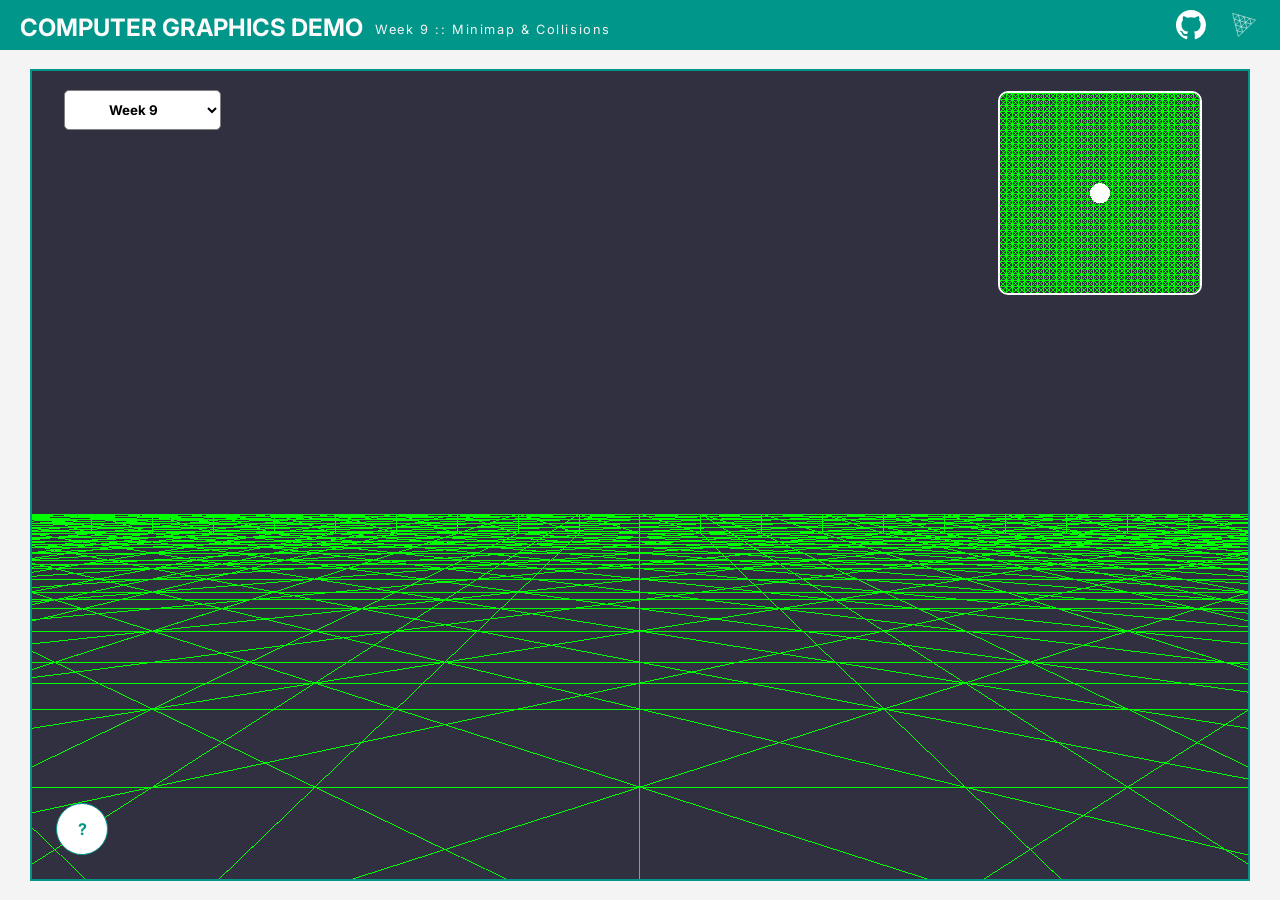
<file: demos/Week 9/index.html>
<html>
<head>
    <title>Week 9 :: Minimap & Collisions</title>
    <link rel="stylesheet" href="../../css/style.css"/>
</head>

<body>
    <header>
        <div>
            <h2>COMPUTER GRAPHICS DEMO</h2>
            <p>Week 9 :: Minimap & Collisions</p>
        </div>
        <nav>
            <a href="https:///github.com/DaveyD24/CGStudentDemos" target="_blank"><svg xmlns="http://www.w3.org/2000/svg" width="30" height="30" fill="#fff" class="bi bi-github" viewBox="0 0 16 16"><path d="M8 0C3.58 0 0 3.58 0 8c0 3.54 2.29 6.53 5.47 7.59.4.07.55-.17.55-.38 0-.19-.01-.82-.01-1.49-2.01.37-2.53-.49-2.69-.94-.09-.23-.48-.94-.82-1.13-.28-.15-.68-.52-.01-.53.63-.01 1.08.58 1.23.82.72 1.21 1.87.87 2.33.66.07-.52.28-.87.51-1.07-1.78-.2-3.64-.89-3.64-3.95 0-.87.31-1.59.82-2.15-.08-.2-.36-1.02.08-2.12 0 0 .67-.21 2.2.82.64-.18 1.32-.27 2-.27s1.36.09 2 .27c1.53-1.04 2.2-.82 2.2-.82.44 1.1.16 1.92.08 2.12.51.56.82 1.27.82 2.15 0 3.07-1.87 3.75-3.65 3.95.29.25.54.73.54 1.48 0 1.07-.01 1.93-.01 2.2 0 .21.15.46.55.38A8.01 8.01 0 0 0 16 8c0-4.42-3.58-8-8-8"/></svg></a>
            <a href="https://threejs.org/docs/" target="_blank"><svg xmlns="http://www.w3.org/2000/svg" fill="none" stroke-linecap="square" stroke-miterlimit="10" width="30" height="30" viewBox="0 0 226.77 226.77"><g fill-rule="evenodd" stroke="#fff" stroke-linecap="butt" stroke-linejoin="round" stroke-width="4">
                    <path d="m63.02 200.61-43.213-174.94 173.23 49.874z"/>
                    <path d="m106.39 50.612 21.591 87.496-86.567-24.945z"/>
                    <path d="m84.91 125.03-10.724-43.465 43.008 12.346z"/>
                    <path d="m63.458 38.153 10.724 43.465-43.008-12.346z"/>
                    <path d="m149.47 62.93 10.724 43.465-43.008-12.346z"/>
                    <path d="m84.915 125.06 10.724 43.465-43.008-12.346z"/></g></svg></a>
        </nav>
    </header>
    <main>
        <div class="render-view">
            <p id="question-mark">Trigonometry code from Nico Pietroni</p>
        </div>
    </main>

    <select id=demos onchange="location = this.value;">
        <option value="../Week 1/index.html">Week 1</option>
        <option value="../Week 3/index.html">Week 3</option>
        <option value="../Week 4/index.html">Week 4</option>
        <option value="../Week 5/index.html">Week 5</option>
        <option value="../Week 6/index.html">Week 6</option>
        <option value="../Week 7/index.html">Week 7</option>
        <option value="../Week 8/index.html">Week 8</option>
        <option selected value="../Week 9/index.html">Week 9</option>
        <option value="../Week 10/index.html">Week 10</option>
        <option value="../Week 11/index.html">Week 11</option>
    </select>

    <!-- Magic happens here -->
    <script type="module" src="./main.js"></script>
</body>
</html>
</file>
<file: css/style.css>
@import url('https://fonts.googleapis.com/css2?family=Geist:wght@100..900&family=Inter:ital,opsz,wght@0,14..32,100..900;1,14..32,100..900&family=Lato:ital,wght@0,100;0,300;0,400;0,700;0,900;1,100;1,300;1,400;1,700;1,900&family=Poppins:ital,wght@0,100;0,200;0,300;0,400;0,500;0,600;0,700;0,800;0,900;1,100;1,200;1,300;1,400;1,500;1,600;1,700;1,800;1,900&family=Sofia+Sans+Extra+Condensed:ital,wght@0,1..1000;1,1..1000&display=swap');
* {
    margin: 0;
    padding: 0;
    font-family: 'Inter', sans-serif;
}
header {
    background-color: oklch(60% 0.118 184.704);
    color: oklch(98.5% 0 0);
    display: flex;
    justify-content: space-between;
    align-items: center;
    height: 50px;
    padding-left: 20px;
    padding-right: 20px;
}
header h2 {
    margin-bottom: -5px;
    letter-spacing: 0;
}
header p {
    font-size: 0.8rem;
    color: oklch(96.7% 0.001 286.375);
    letter-spacing: 0.1rem;
}
header > div {
    display: flex;
    align-items: flex-end;
    gap: 12px;
}
body {
    overflow: hidden;
    height: 100vh;
    display: flex;
    flex-direction: column;
}
main {
    flex: 1;
    background-color: oklch(96.7% 0.001 286.375);
    display: flex;
    justify-content: center;
    align-items: center;
}
.render-view {
    position: relative;
    width: 95%;
    height: 95%;
    border: 2px solid oklch(60% 0.118 184.704);
}
.minimap {
    position: absolute;
    border: 2px solid white;
    border-radius: 10px;
}
#question-mark {
    color: white;
    position: absolute;
    left: 24px;
    bottom: 24px;
    background-color: white;
    padding: 15px;
    border-radius: 40px;
    width: 20px;
    height: 20px;
    text-align: center;
    font-size: 1rem;
    border: 1px solid oklch(60% 0.118 184.704);
    font-weight: bold;
    transition: all 0.3s ease-in-out;
    overflow: hidden;
    
}
#question-mark:before {
    content: "?      ";
    color: oklch(60% 0.118 184.704);
}
#question-mark:hover {
    cursor: pointer;
    width: 95%;
    color: black;
    font-weight: normal;
    font-size: 0.9rem;
    color: oklch(60% 0.118 184.704);
    border-radius: 0;
}
#question-mark:hover::before {
    content: '';
}
nav {
    display: flex;
    align-items: center;
    gap: 24px
}
nav a {
    text-decoration: none;
    transition: 0.1s all ease-in-out;
}
nav a:hover {
    transform: scale(1.15);
}

#demos {
    position: absolute;
    left: 5%;
    top: 10%;
    padding: 10px 40px;
    font-weight: bold;
    background-color: white;
    border-radius: 5px;
    border: 1px solid grey
}
</file>
<file: css/bonus.css>
@import url('https://fonts.googleapis.com/css2?family=Poppins:ital,wght@0,100;0,200;0,300;0,400;0,500;0,600;0,700;0,800;0,900;1,100;1,200;1,300;1,400;1,500;1,600;1,700;1,800;1,900');
@import url('https://fonts.googleapis.com/css2?family=Space+Mono:ital,wght@0,400;0,700;1,400;1,700&display=swap');

* {
    margin: 0;
    padding: 0;
}

body {
    overflow-y: hidden;
}

.overlay {
    text-align: end;
    position: absolute;
    right: 0;
    top: 0;
    transition: transform 0.6s ease;
}

.overlay ul {
    position: absolute;
    top: 0;
    right: 200px;
}

.overlay li {
    list-style-type: none;
    height: 100vh;
    font-family: 'Poppins';
    margin-top: 20px;
}

.overlay li h1 {
    font-size: 8rem;
    line-height: 8rem;
    color: white;
}

.overlay li p {
    font-size: 1.5rem;
    color: #999;
}

canvas {
    position: absolute;
    z-index: -2;
}

.box {
    position: absolute;
    top: 15%;
    left: 14%;
    width: 600px;
    height: 650px;
    border: 2px solid white;
    border-radius: 5px;
    transition: all 0.1s linear;
}

.box .header {
    height: 50px;
    border: 1px solid grey;
    color: #eee;
    font-family: 'Space Mono';
    display: flex;
    justify-content: space-around;
    align-items: center;
}

.logo {
    position: absolute;
    bottom: 5%;
    right: 3%;
    width: 150px;
    height: 150px;
    border: 2px solid white;
    border-radius: 10px;
    z-index: 0;
}

#demos {
    position: absolute;
    left: 2%;
    top: 3%;
    padding: 10px 40px;
    font-weight: bold;
    background-color: white;
    border-radius: 5px;
    border: 1px solid grey
}
</file>
<file: css/background.css>
.container {
  z-index: -1;
  width: 100%;
  height: 100%;

  background: #000000;
  --gap: 5em;
  --line: 1px;
  --color: rgba(255, 255, 255, 0.2);

  background-image: linear-gradient(
      -90deg,
      transparent calc(var(--gap) - var(--line)),
      var(--color) calc(var(--gap) - var(--line) + 1px),
      var(--color) var(--gap)
    ),
    linear-gradient(
      0deg,
      transparent calc(var(--gap) - var(--line)),
      var(--color) calc(var(--gap) - var(--line) + 1px),
      var(--color) var(--gap)
    );
  background-size: var(--gap) var(--gap);
}
</file>
